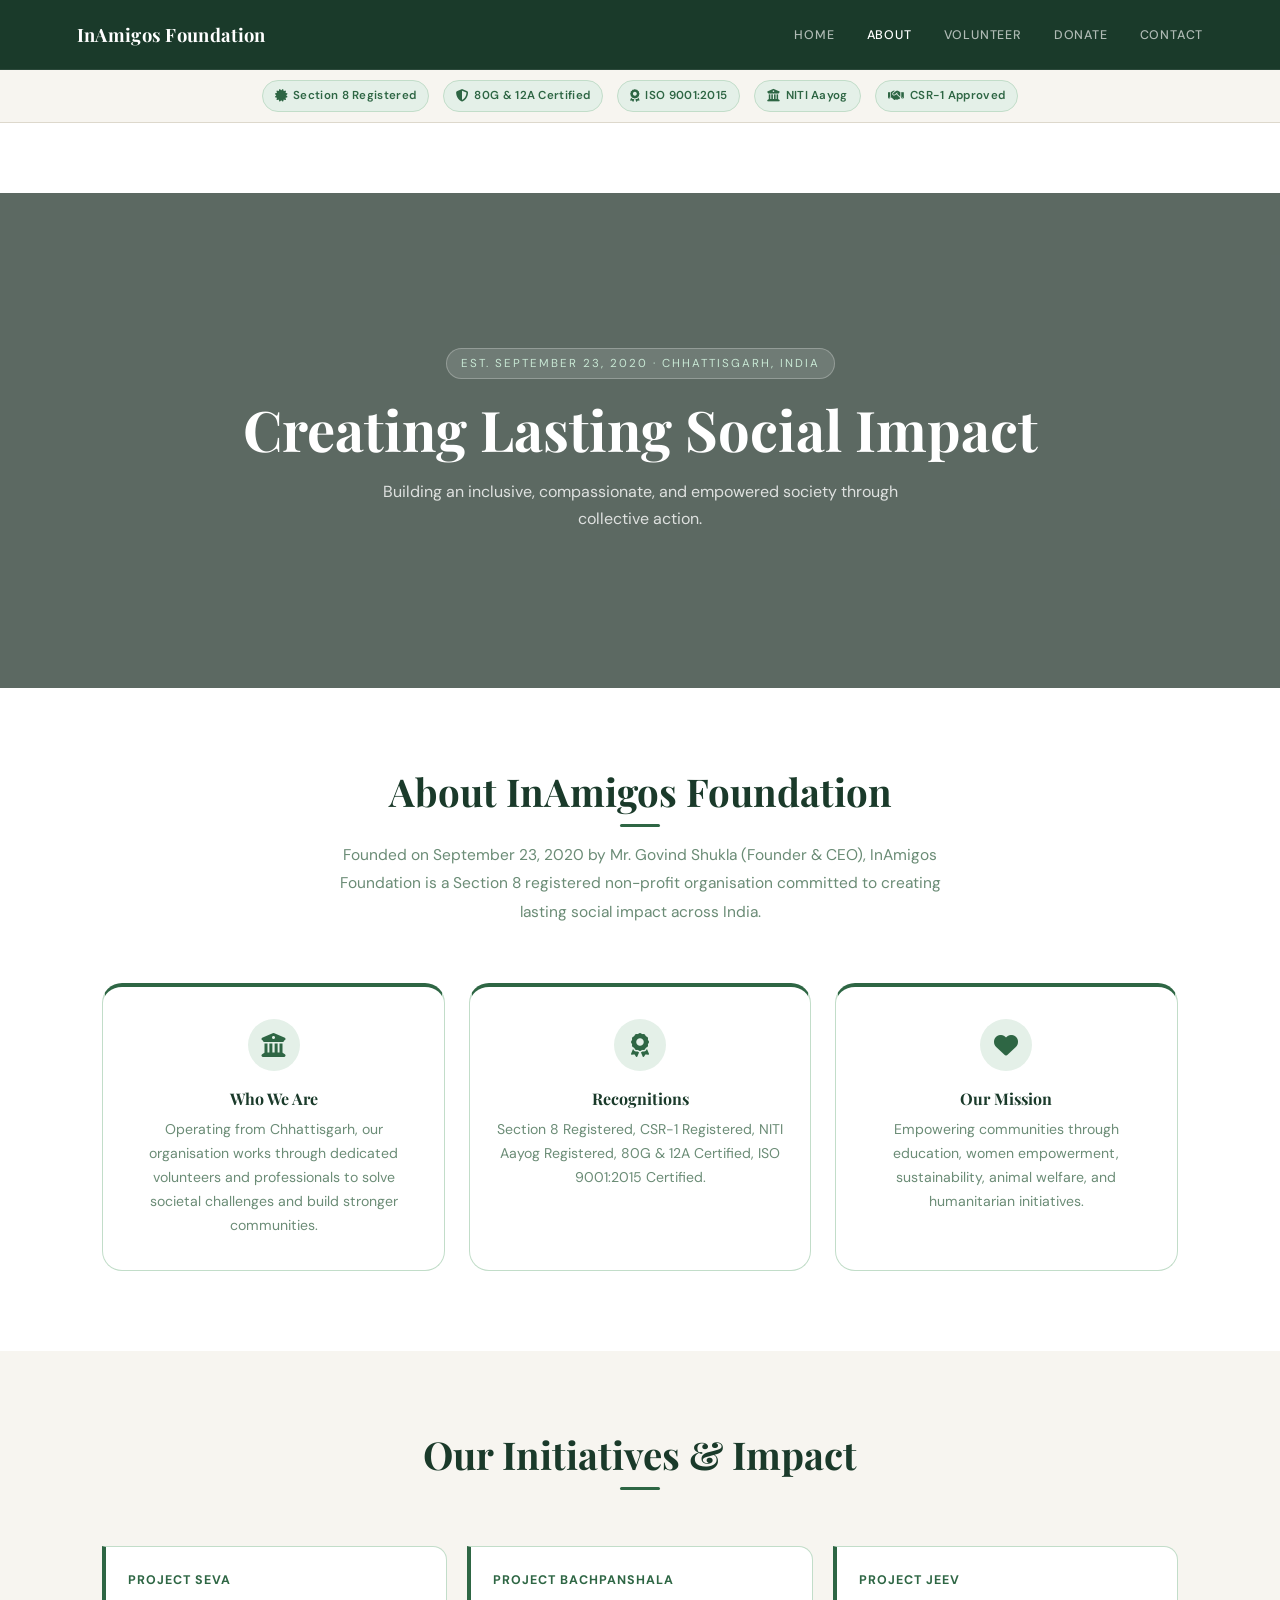
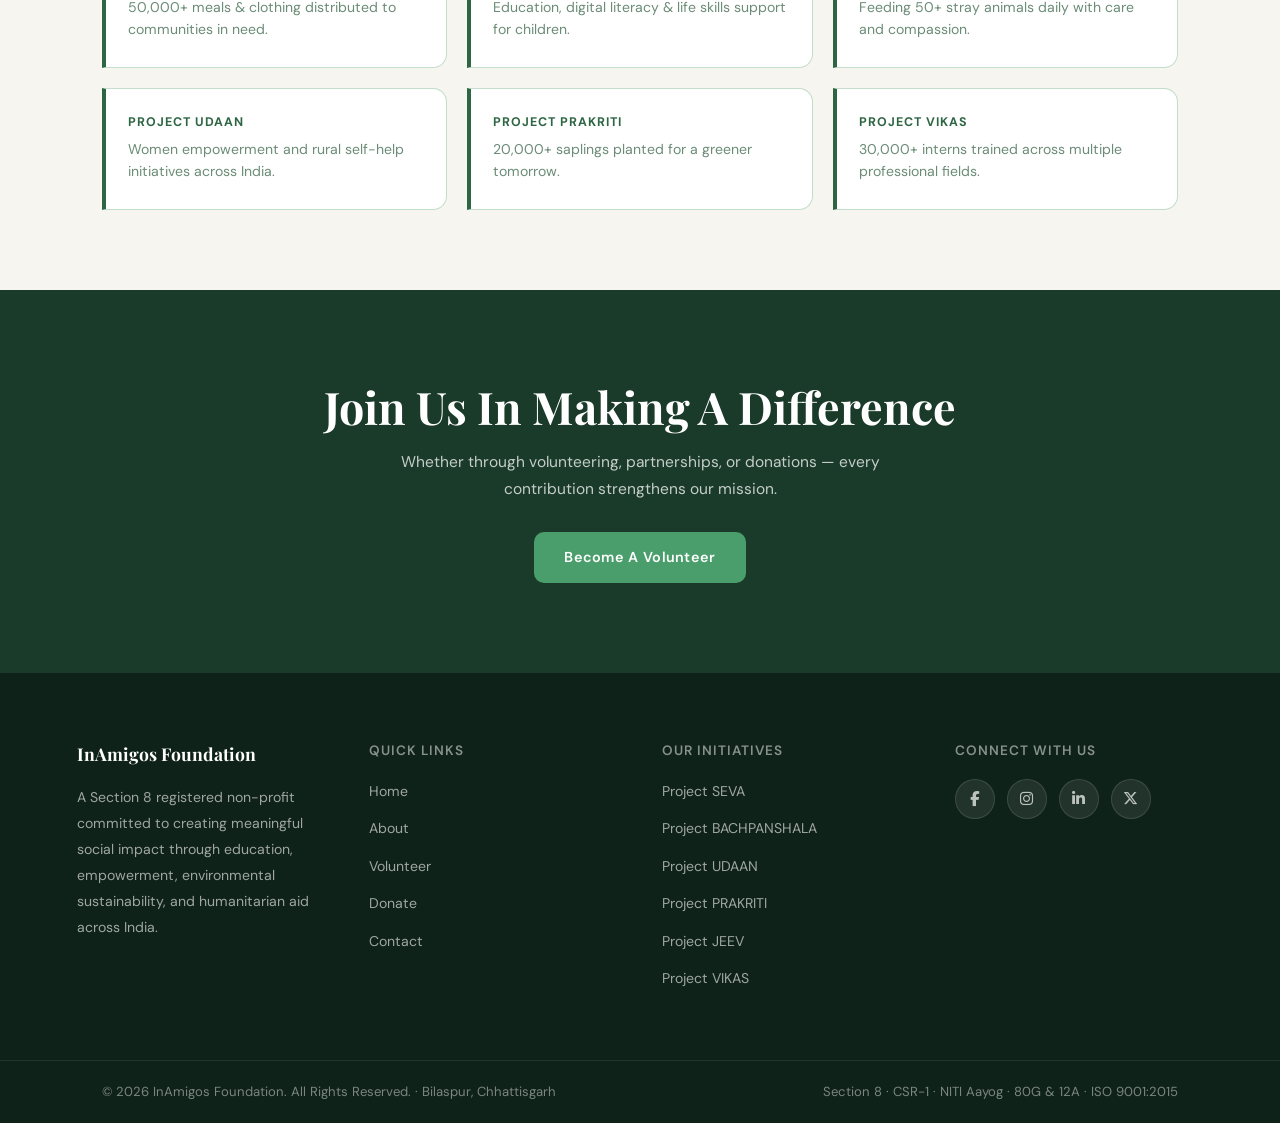
<file: about.html>
<!DOCTYPE html>
<html lang="en">
<head>
  <meta charset="UTF-8" />
  <meta name="viewport" content="width=device-width, initial-scale=1.0" />
  <title>About Us — InAmigos Foundation</title>
  <link rel="stylesheet" href="style.css" />
  <link rel="preconnect" href="https://fonts.googleapis.com">
  <link rel="preconnect" href="https://fonts.gstatic.com" crossorigin>
  <link href="https://fonts.googleapis.com/css2?family=Playfair+Display:wght@600;700;800&family=DM+Sans:wght@300;400;500;600&display=swap" rel="stylesheet">
  <link rel="stylesheet" href="https://cdnjs.cloudflare.com/ajax/libs/font-awesome/6.5.1/css/all.min.css" />
</head>
<body>

  <!-- NAVBAR -->
  <header class="navbar">
    <div class="logo">InAmigos Foundation</div>
    <nav>
      <ul class="nav-links">
        <li><a href="index.html">Home</a></li>
        <li><a href="about.html" class="active">About</a></li>
        <li><a href="volunteer.html">Volunteer</a></li>
        <li><a href="donate.html">Donate</a></li>
        <li><a href="contact.html">Contact</a></li>
      </ul>
    </nav>
    <div class="menu-btn"><i class="fa-solid fa-bars"></i></div>
  </header>

  <!-- TRUST STRIP -->
  <div class="trust-strip">
    <span class="trust-pill"><i class="fa-solid fa-certificate"></i> Section 8 Registered</span>
    <span class="trust-pill"><i class="fa-solid fa-shield-halved"></i> 80G & 12A Certified</span>
    <span class="trust-pill"><i class="fa-solid fa-award"></i> ISO 9001:2015</span>
    <span class="trust-pill"><i class="fa-solid fa-building-columns"></i> NITI Aayog</span>
    <span class="trust-pill"><i class="fa-solid fa-handshake"></i> CSR-1 Approved</span>
  </div>

  <!-- HERO -->
  <section class="about-hero">
    <div class="about-overlay"></div>
    <div class="about-hero-content">
      <div class="about-hero-badge">Est. September 23, 2020 · Chhattisgarh, India</div>
      <h1>Creating Lasting Social Impact</h1>
      <p>Building an inclusive, compassionate, and empowered society through collective action.</p>
    </div>
  </section>

  <!-- ABOUT MAIN -->
  <section class="about-main">
    <div class="section-header">
      <h2>About InAmigos Foundation</h2>
      <div class="section-divider"></div>
      <p>Founded on September 23, 2020 by Mr. Govind Shukla (Founder & CEO), InAmigos Foundation is a Section 8 registered non-profit organisation committed to creating lasting social impact across India.</p>
    </div>
    <div class="about-grid">
      <div class="about-card">
        <div class="icon-wrap"><i class="fa-solid fa-building-columns"></i></div>
        <h3>Who We Are</h3>
        <p>Operating from Chhattisgarh, our organisation works through dedicated volunteers and professionals to solve societal challenges and build stronger communities.</p>
      </div>
      <div class="about-card">
        <div class="icon-wrap"><i class="fa-solid fa-award"></i></div>
        <h3>Recognitions</h3>
        <p>Section 8 Registered, CSR-1 Registered, NITI Aayog Registered, 80G & 12A Certified, ISO 9001:2015 Certified.</p>
      </div>
      <div class="about-card">
        <div class="icon-wrap"><i class="fa-solid fa-heart"></i></div>
        <h3>Our Mission</h3>
        <p>Empowering communities through education, women empowerment, sustainability, animal welfare, and humanitarian initiatives.</p>
      </div>
    </div>
  </section>

  <!-- INITIATIVES -->
  <section class="initiatives">
    <div class="section-header">
      <h2>Our Initiatives & Impact</h2>
      <div class="section-divider"></div>
    </div>
    <div class="initiative-grid">
      <div class="initiative-box">
        <h3>Project SEVA</h3>
        <p>50,000+ meals & clothing distributed to communities in need.</p>
      </div>
      <div class="initiative-box">
        <h3>Project BACHPANSHALA</h3>
        <p>Education, digital literacy & life skills support for children.</p>
      </div>
      <div class="initiative-box">
        <h3>Project JEEV</h3>
        <p>Feeding 50+ stray animals daily with care and compassion.</p>
      </div>
      <div class="initiative-box">
        <h3>Project UDAAN</h3>
        <p>Women empowerment and rural self-help initiatives across India.</p>
      </div>
      <div class="initiative-box">
        <h3>Project PRAKRITI</h3>
        <p>20,000+ saplings planted for a greener tomorrow.</p>
      </div>
      <div class="initiative-box">
        <h3>Project VIKAS</h3>
        <p>30,000+ interns trained across multiple professional fields.</p>
      </div>
    </div>
  </section>

  <!-- CTA -->
  <section class="about-cta">
    <h2>Join Us In Making A Difference</h2>
    <p>Whether through volunteering, partnerships, or donations — every contribution strengthens our mission.</p>
    <a href="volunteer.html" class="btn primary-btn">Become A Volunteer</a>
  </section>

  <!-- FOOTER -->
  <footer class="footer">
    <div class="footer-container">
      <div class="footer-col">
        <h2>InAmigos Foundation</h2>
        <p>A Section 8 registered non-profit committed to creating meaningful social impact through education, empowerment, environmental sustainability, and humanitarian aid across India.</p>
      </div>
      <div class="footer-col">
        <h3>Quick Links</h3>
        <ul>
          <li><a href="index.html">Home</a></li>
          <li><a href="about.html">About</a></li>
          <li><a href="volunteer.html">Volunteer</a></li>
          <li><a href="donate.html">Donate</a></li>
          <li><a href="contact.html">Contact</a></li>
        </ul>
      </div>
      <div class="footer-col">
        <h3>Our Initiatives</h3>
        <ul>
          <li><a href="#">Project SEVA</a></li>
          <li><a href="#">Project BACHPANSHALA</a></li>
          <li><a href="#">Project UDAAN</a></li>
          <li><a href="#">Project PRAKRITI</a></li>
          <li><a href="#">Project JEEV</a></li>
          <li><a href="#">Project VIKAS</a></li>
        </ul>
      </div>
      <div class="footer-col">
        <h3>Connect With Us</h3>
        <div class="footer-socials">
          <a href="http://facebook.com/InAmigos/"><i class="fa-brands fa-facebook-f"></i></a>
          <a href="https://www.instagram.com/inamigos/?hl=en"><i class="fa-brands fa-instagram"></i></a>
          <a href="https://in.linkedin.com/company/inamigos-foundation"><i class="fa-brands fa-linkedin-in"></i></a>
          <a href="https://x.com/InamigosF"><i class="fa-brands fa-x-twitter"></i></a>
        </div>
      </div>
    </div>
    <div class="footer-bottom">
      <p>© 2026 InAmigos Foundation. All Rights Reserved. · Bilaspur, Chhattisgarh</p>
      <p>Section 8 · CSR-1 · NITI Aayog · 80G & 12A · ISO 9001:2015</p>
    </div>
  </footer>

</body>
</html>
</file>
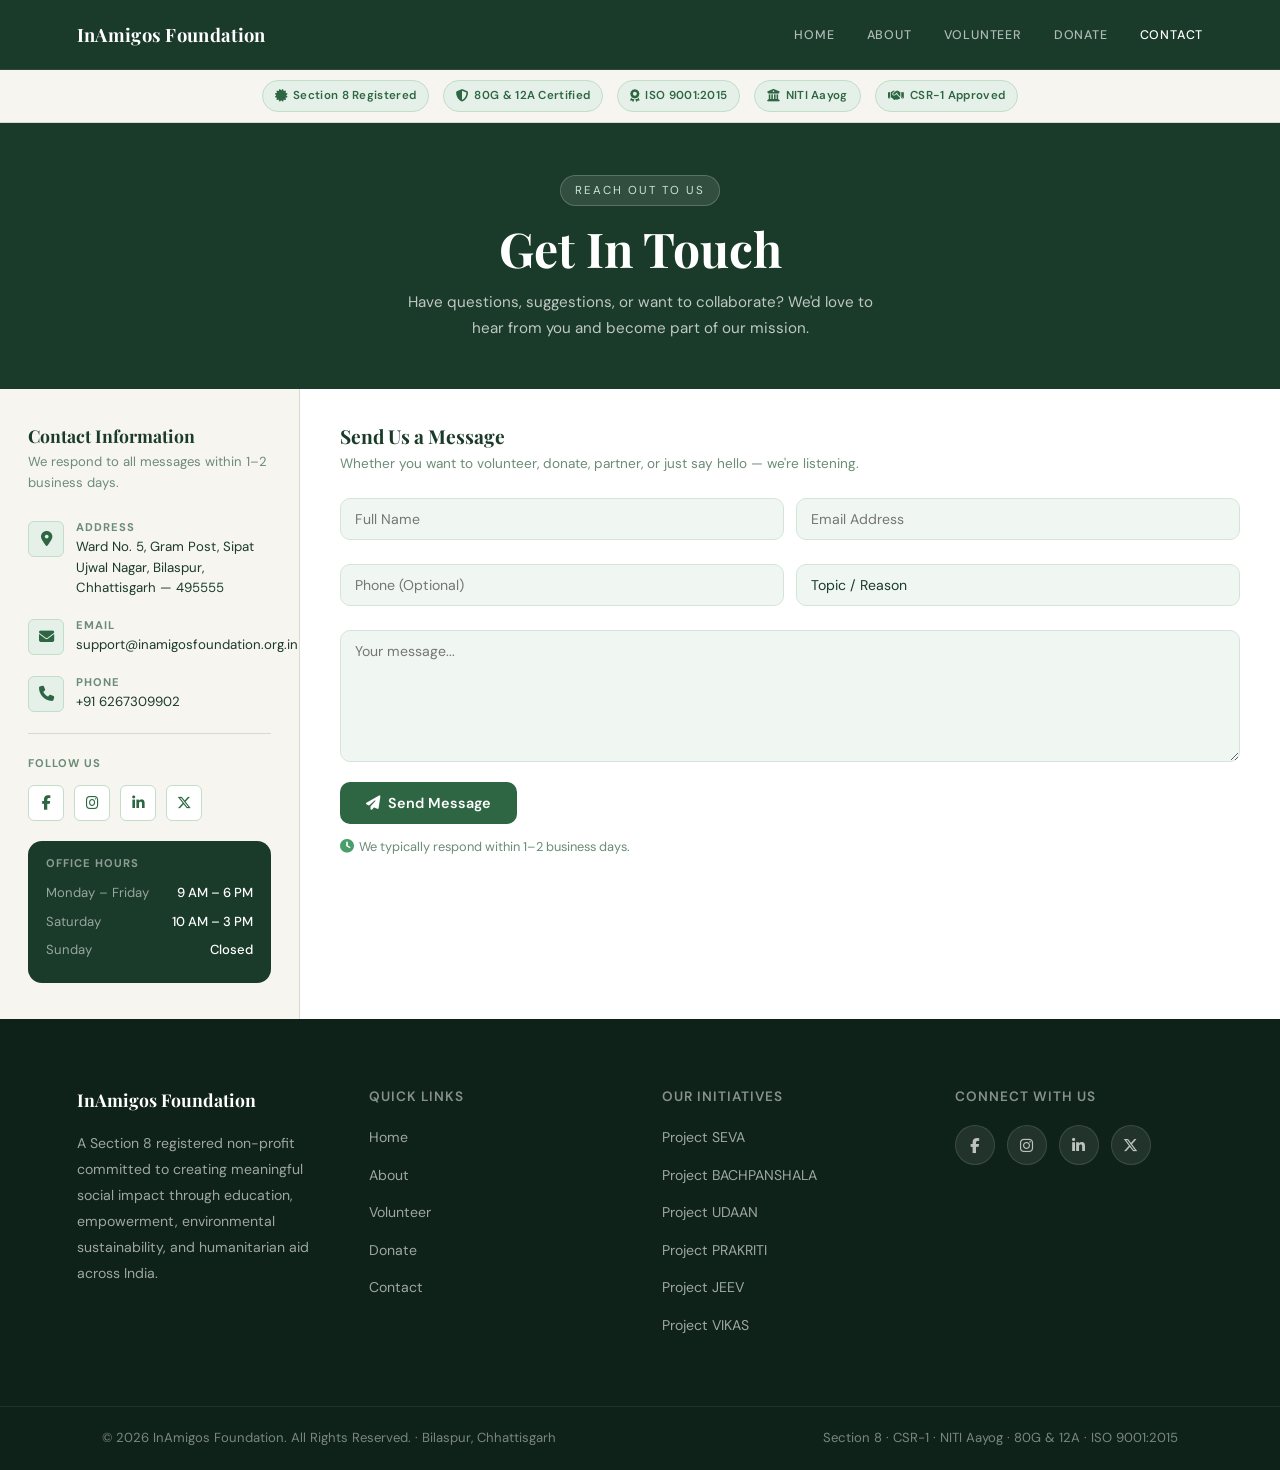
<file: contact.html>
<!DOCTYPE html>
<html lang="en">
<head>
  <meta charset="UTF-8" />
  <meta name="viewport" content="width=device-width, initial-scale=1.0" />
  <title>Contact Us — InAmigos Foundation</title>
  <link rel="stylesheet" href="style.css" />
  <link rel="preconnect" href="https://fonts.googleapis.com">
  <link rel="preconnect" href="https://fonts.gstatic.com" crossorigin>
  <link href="https://fonts.googleapis.com/css2?family=Playfair+Display:wght@600;700;800&family=DM+Sans:wght@300;400;500;600&display=swap" rel="stylesheet">
  <link rel="stylesheet" href="https://cdnjs.cloudflare.com/ajax/libs/font-awesome/6.5.1/css/all.min.css" />
</head>
<body>

  <!-- NAVBAR -->
  <header class="navbar">
    <div class="logo">InAmigos Foundation</div>
    <nav>
      <ul class="nav-links">
        <li><a href="index.html">Home</a></li>
        <li><a href="about.html">About</a></li>
        <li><a href="volunteer.html">Volunteer</a></li>
        <li><a href="donate.html">Donate</a></li>
        <li><a href="contact.html" class="active">Contact</a></li>
      </ul>
    </nav>
    <div class="menu-btn"><i class="fa-solid fa-bars"></i></div>
  </header>

  <!-- TRUST STRIP -->
  <div class="trust-strip">
    <span class="trust-pill"><i class="fa-solid fa-certificate"></i> Section 8 Registered</span>
    <span class="trust-pill"><i class="fa-solid fa-shield-halved"></i> 80G & 12A Certified</span>
    <span class="trust-pill"><i class="fa-solid fa-award"></i> ISO 9001:2015</span>
    <span class="trust-pill"><i class="fa-solid fa-building-columns"></i> NITI Aayog</span>
    <span class="trust-pill"><i class="fa-solid fa-handshake"></i> CSR-1 Approved</span>
  </div>

  <!-- CONTACT PAGE HERO -->
  <div class="contact-page">
    <div class="contact-page-hero">
      <div class="page-eyebrow">Reach Out To Us</div>
      <h1>Get In Touch</h1>
      <p>Have questions, suggestions, or want to collaborate? We'd love to hear from you and become part of our mission.</p>
    </div>

    <!-- MAIN LAYOUT -->
    <div class="contact-page-main">

      <!-- LEFT — Info -->
      <div class="contact-info-col">
        <h2>Contact Information</h2>
        <div class="contact-info-sub">We respond to all messages within 1–2 business days.</div>

        <div class="contact-detail">
          <div class="det-icon"><i class="fa-solid fa-location-dot"></i></div>
          <div>
            <h4>Address</h4>
            <p>Ward No. 5, Gram Post, Sipat Ujwal Nagar, Bilaspur, Chhattisgarh — 495555</p>
          </div>
        </div>

        <div class="contact-detail">
          <div class="det-icon"><i class="fa-solid fa-envelope"></i></div>
          <div>
            <h4>Email</h4>
            <p>support@inamigosfoundation.org.in</p>
          </div>
        </div>

        <div class="contact-detail">
          <div class="det-icon"><i class="fa-solid fa-phone"></i></div>
          <div>
            <h4>Phone</h4>
            <p>+91 6267309902</p>
          </div>
        </div>

        <hr class="contact-sep" />

        <div class="socials-label">Follow Us</div>
        <div class="social-icons">
          <a href="http://facebook.com/InAmigos/"><i class="fa-brands fa-facebook-f"></i></a>
          <a href="https://www.instagram.com/inamigos/?hl=en"><i class="fa-brands fa-instagram"></i></a>
          <a href="https://in.linkedin.com/company/inamigos-foundation"><i class="fa-brands fa-linkedin-in"></i></a>
          <a href="https://x.com/InamigosF"><i class="fa-brands fa-x-twitter"></i></a>
        </div>

        <div class="office-hours">
          <h4>Office Hours</h4>
          <div class="hours-row">
            <span>Monday – Friday</span>
            <span>9 AM – 6 PM</span>
          </div>
          <div class="hours-row">
            <span>Saturday</span>
            <span>10 AM – 3 PM</span>
          </div>
          <div class="hours-row">
            <span>Sunday</span>
            <span>Closed</span>
          </div>
        </div>
      </div>

      <!-- RIGHT — Form -->
      <div class="contact-form-col">
        <h2>Send Us a Message</h2>
        <div class="contact-form-sub">Whether you want to volunteer, donate, partner, or just say hello — we're listening.</div>

        <form>
          <div class="form-row">
            <input type="text" placeholder="Full Name" required>
            <input type="email" placeholder="Email Address" required>
          </div>
          <div class="form-row">
            <input type="tel" placeholder="Phone (Optional)">
            <select>
              <option value="">Topic / Reason</option>
              <option>Volunteer Enquiry</option>
              <option>Donation / CSR</option>
              <option>Partnership</option>
              <option>Media & Press</option>
              <option>General Inquiry</option>
            </select>
          </div>
          <textarea rows="6" placeholder="Your message..." required></textarea>
          <button type="submit">
            <i class="fa-solid fa-paper-plane"></i> Send Message
          </button>
        </form>

        <div class="respond-note">
          <i class="fa-solid fa-clock"></i>
          We typically respond within 1–2 business days.
        </div>
      </div>

    </div>
  </div>

  <!-- FOOTER -->
  <footer class="footer">
    <div class="footer-container">
      <div class="footer-col">
        <h2>InAmigos Foundation</h2>
        <p>A Section 8 registered non-profit committed to creating meaningful social impact through education, empowerment, environmental sustainability, and humanitarian aid across India.</p>
      </div>
      <div class="footer-col">
        <h3>Quick Links</h3>
        <ul>
          <li><a href="index.html">Home</a></li>
          <li><a href="about.html">About</a></li>
          <li><a href="volunteer.html">Volunteer</a></li>
          <li><a href="donate.html">Donate</a></li>
          <li><a href="contact.html">Contact</a></li>
        </ul>
      </div>
      <div class="footer-col">
        <h3>Our Initiatives</h3>
        <ul>
          <li><a href="#">Project SEVA</a></li>
          <li><a href="#">Project BACHPANSHALA</a></li>
          <li><a href="#">Project UDAAN</a></li>
          <li><a href="#">Project PRAKRITI</a></li>
          <li><a href="#">Project JEEV</a></li>
          <li><a href="#">Project VIKAS</a></li>
        </ul>
      </div>
      <div class="footer-col">
        <h3>Connect With Us</h3>
        <div class="footer-socials">
          <a href="http://facebook.com/InAmigos/"><i class="fa-brands fa-facebook-f"></i></a>
          <a href="https://www.instagram.com/inamigos/?hl=en"><i class="fa-brands fa-instagram"></i></a>
          <a href="https://in.linkedin.com/company/inamigos-foundation"><i class="fa-brands fa-linkedin-in"></i></a>
          <a href="https://x.com/InamigosF"><i class="fa-brands fa-x-twitter"></i></a>
        </div>
      </div>
    </div>
    <div class="footer-bottom">
      <p>© 2026 InAmigos Foundation. All Rights Reserved. · Bilaspur, Chhattisgarh</p>
      <p>Section 8 · CSR-1 · NITI Aayog · 80G & 12A · ISO 9001:2015</p>
    </div>
  </footer>

</body>
</html>
</file>
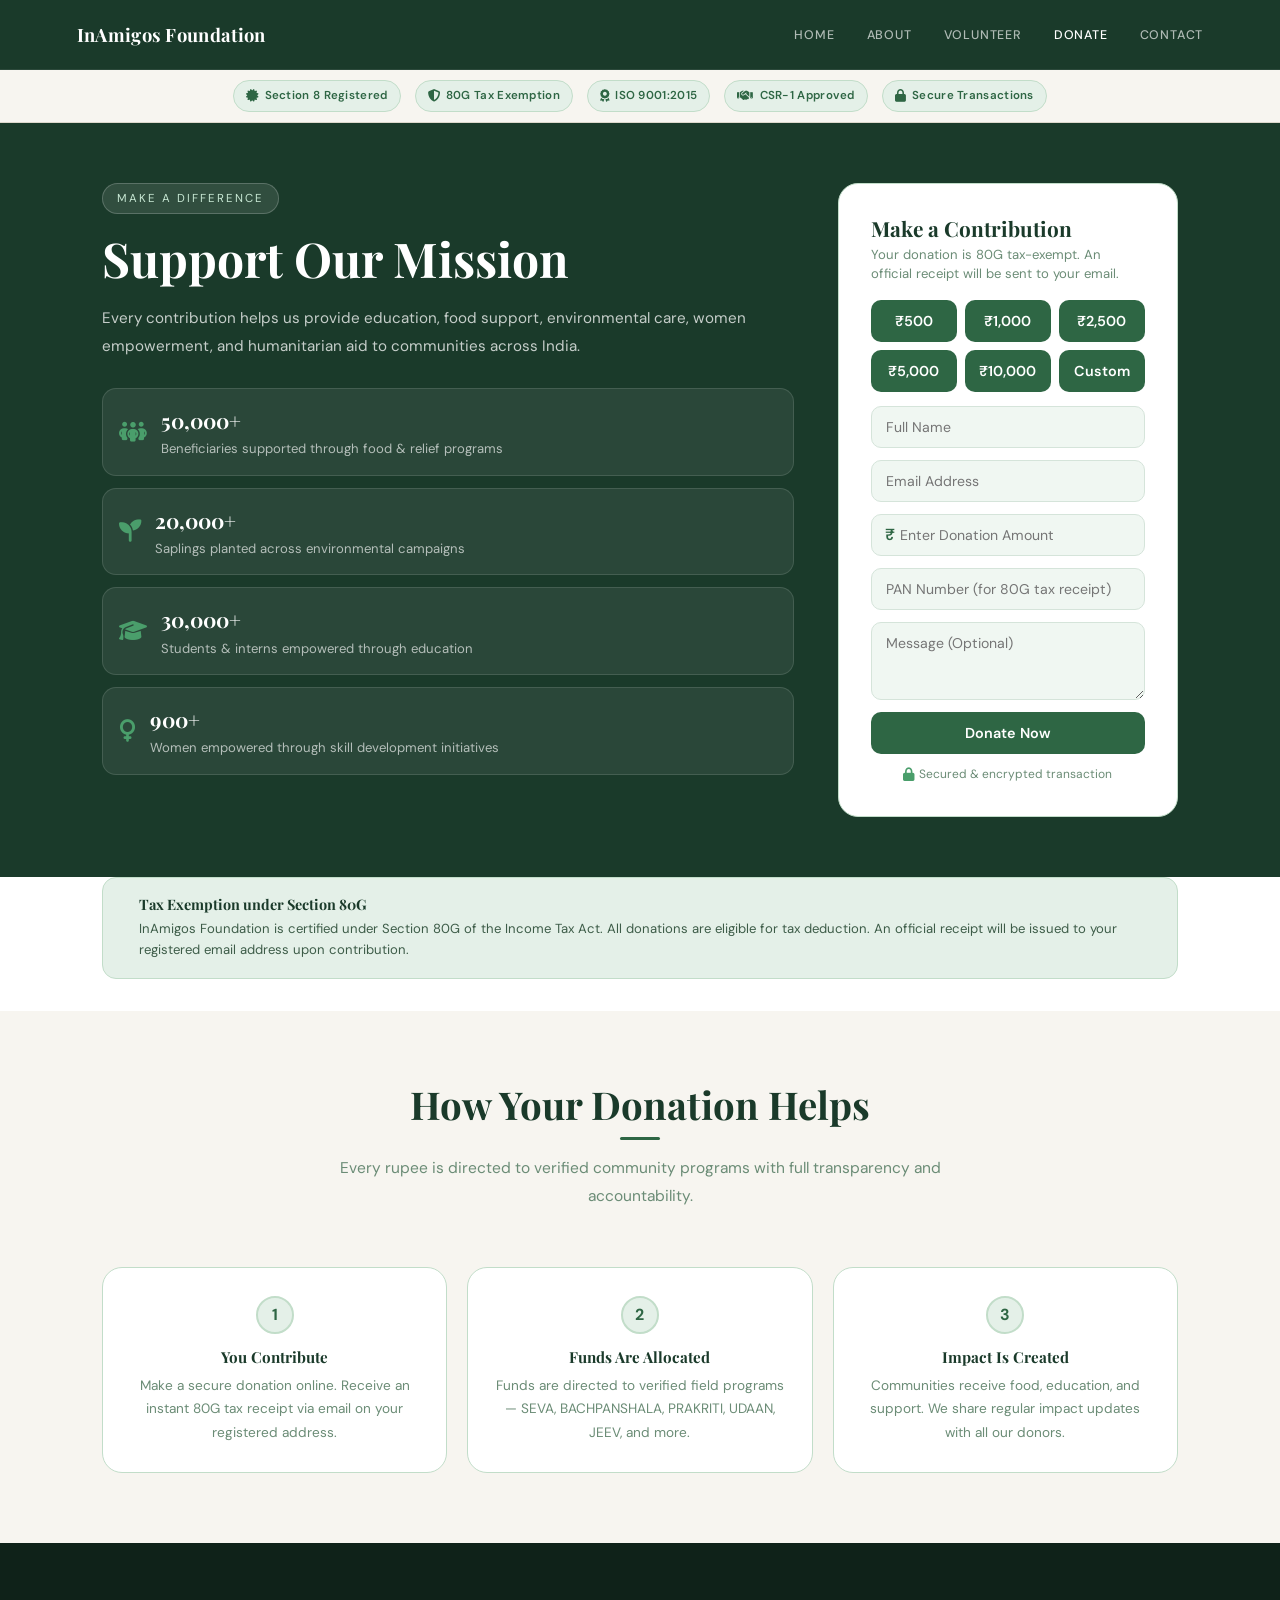
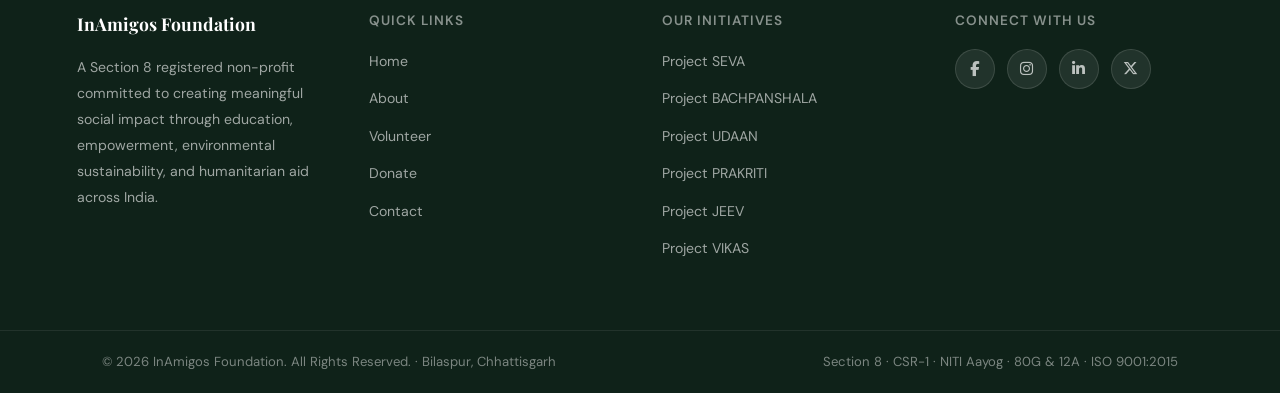
<file: donate.html>
<!DOCTYPE html>
<html lang="en">
<head>
  <meta charset="UTF-8" />
  <meta name="viewport" content="width=device-width, initial-scale=1.0" />
  <title>Donate — InAmigos Foundation</title>
  <link rel="stylesheet" href="style.css" />
  <link rel="preconnect" href="https://fonts.googleapis.com">
  <link rel="preconnect" href="https://fonts.gstatic.com" crossorigin>
  <link href="https://fonts.googleapis.com/css2?family=Playfair+Display:wght@600;700;800&family=DM+Sans:wght@300;400;500;600&display=swap" rel="stylesheet">
  <link rel="stylesheet" href="https://cdnjs.cloudflare.com/ajax/libs/font-awesome/6.5.1/css/all.min.css" />
</head>
<body>

  <!-- NAVBAR -->
  <header class="navbar">
    <div class="logo">InAmigos Foundation</div>
    <nav>
      <ul class="nav-links">
        <li><a href="index.html">Home</a></li>
        <li><a href="about.html">About</a></li>
        <li><a href="volunteer.html">Volunteer</a></li>
        <li><a href="donate.html" class="active">Donate</a></li>
        <li><a href="contact.html">Contact</a></li>
      </ul>
    </nav>
    <div class="menu-btn"><i class="fa-solid fa-bars"></i></div>
  </header>

  <!-- TRUST STRIP -->
  <div class="trust-strip">
    <span class="trust-pill"><i class="fa-solid fa-certificate"></i> Section 8 Registered</span>
    <span class="trust-pill"><i class="fa-solid fa-shield-halved"></i> 80G Tax Exemption</span>
    <span class="trust-pill"><i class="fa-solid fa-award"></i> ISO 9001:2015</span>
    <span class="trust-pill"><i class="fa-solid fa-handshake"></i> CSR-1 Approved</span>
    <span class="trust-pill"><i class="fa-solid fa-lock"></i> Secure Transactions</span>
  </div>

  <!-- DONATE HERO + FORM -->
  <div class="donate-hero">
    <div class="donate-left">
      <div class="page-eyebrow">Make a Difference</div>
      <h1>Support Our Mission</h1>
      <p>Every contribution helps us provide education, food support, environmental care, women empowerment, and humanitarian aid to communities across India.</p>
      <div class="donate-impact-list">
        <div class="donate-impact-item">
          <i class="fa-solid fa-people-group"></i>
          <div>
            <div class="stat-num">50,000+</div>
            <div class="stat-lbl">Beneficiaries supported through food & relief programs</div>
          </div>
        </div>
        <div class="donate-impact-item">
          <i class="fa-solid fa-seedling"></i>
          <div>
            <div class="stat-num">20,000+</div>
            <div class="stat-lbl">Saplings planted across environmental campaigns</div>
          </div>
        </div>
        <div class="donate-impact-item">
          <i class="fa-solid fa-graduation-cap"></i>
          <div>
            <div class="stat-num">30,000+</div>
            <div class="stat-lbl">Students & interns empowered through education</div>
          </div>
        </div>
        <div class="donate-impact-item">
          <i class="fa-solid fa-venus"></i>
          <div>
            <div class="stat-num">900+</div>
            <div class="stat-lbl">Women empowered through skill development initiatives</div>
          </div>
        </div>
      </div>
    </div>

    <div class="donate-form">
      <h2>Make a Contribution</h2>
      <div class="form-sub">Your donation is 80G tax-exempt. An official receipt will be sent to your email.</div>
      <div class="amount-grid">
        <button type="button" class="amt-btn">₹500</button>
        <button type="button" class="amt-btn active">₹1,000</button>
        <button type="button" class="amt-btn">₹2,500</button>
        <button type="button" class="amt-btn">₹5,000</button>
        <button type="button" class="amt-btn">₹10,000</button>
        <button type="button" class="amt-btn">Custom</button>
      </div>
      <form>
        <input type="text" placeholder="Full Name" required>
        <input type="email" placeholder="Email Address" required>
        <div class="amount-field">
          <span>₹</span>
          <input type="number" placeholder="Enter Donation Amount" min="1" required>
        </div>
        <input type="text" placeholder="PAN Number (for 80G tax receipt)">
        <textarea rows="3" placeholder="Message (Optional)"></textarea>
        <button type="submit">Donate Now</button>
      </form>
      <div class="secure-note">
        <i class="fa-solid fa-lock"></i> Secured & encrypted transaction
      </div>
    </div>
  </div>

  <!-- 80G NOTICE -->
  <div class="tax-notice">
    <i class="fa-solid fa-file-certificate"></i>
    <div>
      <h4>Tax Exemption under Section 80G</h4>
      <p>InAmigos Foundation is certified under Section 80G of the Income Tax Act. All donations are eligible for tax deduction. An official receipt will be issued to your registered email address upon contribution.</p>
    </div>
  </div>

  <!-- HOW YOUR DONATION HELPS -->
  <section class="donate-how">
    <div class="section-header">
      <h2>How Your Donation Helps</h2>
      <div class="section-divider"></div>
      <p>Every rupee is directed to verified community programs with full transparency and accountability.</p>
    </div>
    <div class="how-steps">
      <div class="how-step">
        <div class="step-num">1</div>
        <h3>You Contribute</h3>
        <p>Make a secure donation online. Receive an instant 80G tax receipt via email on your registered address.</p>
      </div>
      <div class="how-step">
        <div class="step-num">2</div>
        <h3>Funds Are Allocated</h3>
        <p>Funds are directed to verified field programs — SEVA, BACHPANSHALA, PRAKRITI, UDAAN, JEEV, and more.</p>
      </div>
      <div class="how-step">
        <div class="step-num">3</div>
        <h3>Impact Is Created</h3>
        <p>Communities receive food, education, and support. We share regular impact updates with all our donors.</p>
      </div>
    </div>
  </section>

  <!-- FOOTER -->
  <footer class="footer">
    <div class="footer-container">
      <div class="footer-col">
        <h2>InAmigos Foundation</h2>
        <p>A Section 8 registered non-profit committed to creating meaningful social impact through education, empowerment, environmental sustainability, and humanitarian aid across India.</p>
      </div>
      <div class="footer-col">
        <h3>Quick Links</h3>
        <ul>
          <li><a href="index.html">Home</a></li>
          <li><a href="about.html">About</a></li>
          <li><a href="volunteer.html">Volunteer</a></li>
          <li><a href="donate.html">Donate</a></li>
          <li><a href="contact.html">Contact</a></li>
        </ul>
      </div>
      <div class="footer-col">
        <h3>Our Initiatives</h3>
        <ul>
          <li><a href="#">Project SEVA</a></li>
          <li><a href="#">Project BACHPANSHALA</a></li>
          <li><a href="#">Project UDAAN</a></li>
          <li><a href="#">Project PRAKRITI</a></li>
          <li><a href="#">Project JEEV</a></li>
          <li><a href="#">Project VIKAS</a></li>
        </ul>
      </div>
      <div class="footer-col">
        <h3>Connect With Us</h3>
        <div class="footer-socials">
          <a href="http://facebook.com/InAmigos/"><i class="fa-brands fa-facebook-f"></i></a>
          <a href="https://www.instagram.com/inamigos/?hl=en"><i class="fa-brands fa-instagram"></i></a>
          <a href="https://in.linkedin.com/company/inamigos-foundation"><i class="fa-brands fa-linkedin-in"></i></a>
          <a href="https://x.com/InamigosF"><i class="fa-brands fa-x-twitter"></i></a>
        </div>
      </div>
    </div>
    <div class="footer-bottom">
      <p>© 2026 InAmigos Foundation. All Rights Reserved. · Bilaspur, Chhattisgarh</p>
      <p>Section 8 · CSR-1 · NITI Aayog · 80G & 12A · ISO 9001:2015</p>
    </div>
  </footer>

  <script>
    // Quick-select amount buttons
    document.querySelectorAll('.amt-btn').forEach(btn => {
      btn.addEventListener('click', () => {
        document.querySelectorAll('.amt-btn').forEach(b => b.classList.remove('active'));
        btn.classList.add('active');
        const amtInput = document.querySelector('.amount-field input');
        if (btn.textContent !== 'Custom') {
          amtInput.value = btn.textContent.replace('₹', '').replace(',', '');
        } else {
          amtInput.value = '';
          amtInput.focus();
        }
      });
    });
  </script>

</body>
</html>
</file>
<file: style.css>
/* ============================================================
   InAmigos Foundation — Unified Stylesheet
   Fonts: Playfair Display (headings) + DM Sans (body)
   Theme: Forest Green #1a3a2a / #2e6644 / #4a9e6b
   ============================================================ */

@import url('https://fonts.googleapis.com/css2?family=Playfair+Display:wght@600;700;800&family=DM+Sans:ital,wght@0,300;0,400;0,500;0,600;1,400&display=swap');

* {
  margin: 0;
  padding: 0;
  box-sizing: border-box;
}

:root {
  --green-darkest:  #0f2219;
  --green-dark:     #1a3a2a;
  --green-mid:      #2e6644;
  --green-accent:   #4a9e6b;
  --green-light:    #e4f0e8;
  --green-pale:     #f0f7f2;
  --green-border:   #c2ddc9;

  --cream:          #f7f5f0;
  --cream-border:   #ddd8cc;
  --white:          #ffffff;

  --text-dark:      #1a3a2a;
  --text-mid:       #3d5c48;
  --text-muted:     #6b8c76;
  --text-light:     #a0bda8;

  --shadow-sm:  0 2px 8px rgba(26, 58, 42, 0.07);
  --shadow-md:  0 8px 28px rgba(26, 58, 42, 0.10);
  --shadow-lg:  0 20px 60px rgba(26, 58, 42, 0.13);

  --radius-sm:  6px;
  --radius-md:  10px;
  --radius-lg:  14px;
  --radius-xl:  20px;
}

html { scroll-behavior: smooth; }

body {
  font-family: 'DM Sans', sans-serif;
  background: var(--white);
  color: var(--text-dark);
  line-height: 1.7;
  font-size: 15px;
}

/* ============================================================
   TYPOGRAPHY
   ============================================================ */

h1, h2, h3, h4 {
  font-family: 'Playfair Display', serif;
  color: var(--text-dark);
  line-height: 1.2;
}

/* ============================================================
   NAVBAR
   ============================================================ */

.navbar {
  width: 100%;
  padding: 0 6%;
  height: 70px;
  display: flex;
  justify-content: space-between;
  align-items: center;
  position: fixed;
  top: 0;
  left: 0;
  background: var(--green-dark);
  z-index: 1000;
  border-bottom: 1px solid rgba(255,255,255,0.08);
}

.logo {
  font-family: 'Playfair Display', serif;
  font-size: 1.15rem;
  font-weight: 700;
  color: var(--white);
  letter-spacing: 0.3px;
}

.nav-links {
  display: flex;
  list-style: none;
  gap: 32px;
}

.nav-links a {
  text-decoration: none;
  color: rgba(255,255,255,0.65);
  font-size: 0.78rem;
  font-weight: 500;
  letter-spacing: 0.8px;
  text-transform: uppercase;
  transition: color 0.25s;
}

.nav-links a:hover,
.nav-links a.active {
  color: var(--white);
}

.menu-btn {
  display: none;
  font-size: 1.4rem;
  cursor: pointer;
  color: var(--white);
}

/* ============================================================
   TRUST BADGE STRIP
   ============================================================ */

.trust-strip {
  background: var(--cream);
  border-bottom: 1px solid var(--cream-border);
  display: flex;
  align-items: center;
  justify-content: center;
  gap: 14px;
  padding: 10px 6%;
  flex-wrap: wrap;
  margin-top: 70px;
}

.trust-pill {
  display: flex;
  align-items: center;
  gap: 6px;
  font-size: 0.72rem;
  color: var(--green-mid);
  font-weight: 600;
  background: var(--green-light);
  padding: 5px 12px;
  border-radius: 20px;
  border: 1px solid var(--green-border);
  letter-spacing: 0.3px;
}

.trust-pill i {
  font-size: 0.78rem;
}

/* ============================================================
   BUTTONS
   ============================================================ */

.btn {
  display: inline-block;
  padding: 13px 30px;
  border-radius: var(--radius-md);
  text-decoration: none;
  font-weight: 600;
  font-size: 0.9rem;
  transition: all 0.3s ease;
  letter-spacing: 0.3px;
  cursor: pointer;
  border: none;
  font-family: 'DM Sans', sans-serif;
}

.primary-btn {
  background: var(--green-mid);
  color: var(--white);
}

.primary-btn:hover {
  background: var(--green-dark);
  transform: translateY(-2px);
  box-shadow: 0 10px 28px rgba(26,58,42,0.25);
}

.secondary-btn {
  background: transparent;
  border: 2px solid rgba(255,255,255,0.8);
  color: var(--white);
}

.secondary-btn:hover {
  background: var(--white);
  color: var(--green-dark);
}

/* ============================================================
   SECTION SHARED
   ============================================================ */

.section-header {
  text-align: center;
  margin-bottom: 56px;
}

.section-header h2 {
  font-size: clamp(1.7rem, 3vw, 2.4rem);
  margin-bottom: 10px;
}

.section-header p {
  max-width: 640px;
  margin: 0 auto;
  color: var(--text-muted);
  font-size: 0.97rem;
  line-height: 1.85;
}

.section-divider {
  width: 40px;
  height: 3px;
  background: var(--green-mid);
  border-radius: 2px;
  margin: 10px auto 14px;
}

/* ============================================================
   HERO SLIDER  (index.html)
   ============================================================ */

.hero-slider {
  position: relative;
  width: 100%;
  height: 100vh;
  min-height: 600px;
  overflow: hidden;
  margin-top: 70px;
}

.slide {
  position: absolute;
  inset: 0;
  opacity: 0;
  transition: opacity 0.9s ease-in-out;
}

.slide.active { opacity: 1; }

.slide img {
  width: 100%;
  height: 100%;
  object-fit: cover;
}

.hero-overlay {
  position: absolute;
  inset: 0;
  background: linear-gradient(to right, rgba(15,34,25,0.92), rgba(15,34,25,0.55), rgba(15,34,25,0.15));
  z-index: 2;
}

.hero-content {
  position: absolute;
  top: 50%;
  left: 8%;
  transform: translateY(-50%);
  z-index: 3;
  max-width: 680px;
  color: var(--white);
}

.hero-eyebrow {
  display: inline-block;
  background: rgba(255,255,255,0.1);
  border: 1px solid rgba(255,255,255,0.2);
  color: #c8e8d4;
  font-size: 0.72rem;
  letter-spacing: 2px;
  text-transform: uppercase;
  padding: 5px 14px;
  border-radius: 20px;
  margin-bottom: 18px;
}

.hero-content h1 {
  font-size: clamp(2.4rem, 5vw, 4rem);
  font-weight: 800;
  line-height: 1.1;
  margin-bottom: 20px;
  color: var(--white);
}

.hero-content p {
  font-size: clamp(0.95rem, 1.4vw, 1.1rem);
  line-height: 1.85;
  margin-bottom: 36px;
  color: rgba(255,255,255,0.85);
  max-width: 540px;
}

.hero-buttons {
  display: flex;
  gap: 16px;
  flex-wrap: wrap;
}

.hero-buttons .primary-btn {
  background: var(--green-accent);
  font-size: 0.95rem;
  padding: 14px 36px;
  animation: pulse-green 2.5s infinite;
}

.hero-buttons .primary-btn:hover {
  background: var(--green-mid);
  animation: none;
}

@keyframes pulse-green {
  0%   { box-shadow: 0 0 0 0   rgba(74,158,107,0.55); }
  70%  { box-shadow: 0 0 0 14px rgba(74,158,107,0);   }
  100% { box-shadow: 0 0 0 0   rgba(74,158,107,0);    }
}

.hero-outline {
  padding: 13px 34px;
  border: 2px solid rgba(255,255,255,0.8);
  border-radius: var(--radius-md);
  color: var(--white);
  font-size: 0.95rem;
  font-weight: 600;
  backdrop-filter: blur(4px);
  background: rgba(255,255,255,0.07);
  text-decoration: none;
  transition: all 0.3s ease;
}

.hero-outline:hover {
  background: var(--white);
  color: var(--green-dark);
}

/* ============================================================
   IMPACT INTRO  (index.html)
   ============================================================ */

.impact-intro {
  padding: 90px 8%;
  background: var(--white);
}

.impact-header {
  max-width: 760px;
  margin: 0 auto 60px;
  text-align: center;
}

.impact-line {
  width: 44px;
  height: 4px;
  background: var(--green-mid);
  border-radius: 2px;
  margin: 0 auto 24px;
}

.impact-header h2 {
  font-size: clamp(1.7rem, 3vw, 2.6rem);
  font-weight: 800;
  margin-bottom: 18px;
}

.impact-header p {
  color: var(--text-muted);
  font-size: 1rem;
  line-height: 1.9;
}

.impact-grid {
  display: grid;
  grid-template-columns: repeat(4, 1fr);
  gap: 24px;
}

.impact-card {
  background: var(--green-dark);
  border-radius: var(--radius-xl);
  padding: 36px 26px;
  text-align: center;
  position: relative;
  overflow: hidden;
  transition: transform 0.3s ease, box-shadow 0.3s ease;
  border-top: 4px solid var(--green-accent);
}

.impact-card::after {
  content: '';
  position: absolute;
  bottom: -30px; right: -30px;
  width: 110px; height: 110px;
  border-radius: 50%;
  background: rgba(74,158,107,0.1);
}

.impact-card:hover {
  transform: translateY(-7px);
  box-shadow: var(--shadow-lg);
}

.impact-icon {
  width: 62px;
  height: 62px;
  background: rgba(74,158,107,0.15);
  border-radius: 14px;
  display: flex;
  align-items: center;
  justify-content: center;
  margin: 0 auto 20px;
}

.impact-icon i {
  font-size: 1.6rem;
  color: var(--green-accent);
}

.impact-card h3 {
  font-size: 2.2rem;
  font-weight: 800;
  color: var(--white);
  margin-bottom: 8px;
  letter-spacing: -0.5px;
}

.impact-card p {
  font-size: 0.88rem;
  color: rgba(255,255,255,0.6);
  line-height: 1.7;
}

/* ============================================================
   ABOUT SECTION  (index.html)
   ============================================================ */

.about {
  padding: 100px 8%;
  background: var(--cream);
}

.about-container {
  display: flex;
  align-items: center;
  gap: 60px;
}

.about-image {
  flex: 1;
  position: relative;
}

.about-image::before {
  content: '';
  position: absolute;
  top: 20px; left: 20px;
  right: -20px; bottom: -20px;
  background: var(--green-mid);
  border-radius: var(--radius-xl);
  opacity: 0.12;
  z-index: 0;
}

.about-image img {
  width: 100%;
  border-radius: var(--radius-xl);
  box-shadow: var(--shadow-lg);
  position: relative;
  z-index: 1;
}

.about-content { flex: 1; }

.about-eyebrow {
  display: inline-block;
  background: var(--green-light);
  color: var(--green-mid);
  font-size: 0.72rem;
  font-weight: 700;
  letter-spacing: 2px;
  text-transform: uppercase;
  padding: 6px 16px;
  border-radius: 20px;
  margin-bottom: 18px;
}

.about-content h3 {
  font-size: clamp(1.4rem, 2.5vw, 2rem);
  font-weight: 800;
  margin-bottom: 20px;
}

.about-content .lead-para {
  border-left: 3px solid var(--green-mid);
  padding-left: 18px;
  color: var(--text-dark);
  font-weight: 500;
  line-height: 1.85;
  margin-bottom: 16px;
}

.about-content p {
  color: var(--text-muted);
  line-height: 1.9;
  margin-bottom: 18px;
}

.certifications {
  display: grid;
  grid-template-columns: repeat(2, 1fr);
  gap: 14px;
  margin-top: 32px;
}

.cert-card {
  background: var(--white);
  padding: 16px 18px;
  border-radius: var(--radius-lg);
  display: flex;
  align-items: center;
  gap: 12px;
  border: 1px solid var(--green-border);
  transition: all 0.3s ease;
}

.cert-card:hover {
  border-color: var(--green-mid);
  transform: translateY(-3px);
  box-shadow: var(--shadow-md);
}

.cert-card i {
  font-size: 1.2rem;
  color: var(--green-mid);
  background: var(--green-light);
  width: 40px; height: 40px;
  display: flex; align-items: center; justify-content: center;
  border-radius: var(--radius-sm);
  flex-shrink: 0;
}

.cert-card span {
  font-weight: 600;
  font-size: 0.85rem;
  color: var(--text-dark);
}

/* ============================================================
   WHAT WE DO  (index.html)
   ============================================================ */

.work-section {
  padding: 100px 8%;
  background: var(--white);
}

.work-header {
  max-width: 780px;
  margin-bottom: 60px;
}

.work-line {
  width: 5px;
  height: 60px;
  background: var(--green-mid);
  border-radius: 3px;
  margin-bottom: 26px;
}

.work-header h2 {
  font-size: clamp(1.7rem, 3vw, 2.8rem);
  line-height: 1.2;
  margin-bottom: 20px;
}

.work-header p {
  font-size: 1rem;
  color: var(--text-muted);
  line-height: 1.9;
}

.work-grid {
  display: grid;
  grid-template-columns: repeat(4, 1fr);
  gap: 24px;
}

.work-card {
  background: var(--cream);
  border-radius: var(--radius-xl);
  overflow: hidden;
  transition: transform 0.35s ease;
  display: flex;
  flex-direction: column;
  border: 1px solid var(--cream-border);
}

.work-card:hover { transform: translateY(-8px); }

.work-image {
  height: 220px;
  overflow: hidden;
}

.work-image img {
  width: 100%;
  height: 100%;
  object-fit: cover;
  transition: transform 0.5s ease;
}

.work-card:hover .work-image img { transform: scale(1.07); }

.work-content {
  padding: 24px;
  background: var(--white);
  border-top: 3px solid var(--green-mid);
  flex: 1;
  display: flex;
  flex-direction: column;
}

.work-top {
  display: flex;
  justify-content: space-between;
  align-items: center;
  margin-bottom: 12px;
}

.work-top h3 { font-size: 1.05rem; font-weight: 700; }

.work-top i {
  font-size: 1rem;
  color: var(--green-mid);
  transition: transform 0.3s;
}

.work-card:hover .work-top i { transform: translateX(5px); }

.work-content p { font-size: 0.9rem; color: var(--text-muted); line-height: 1.8; }

/* ============================================================
   CTA SECTION  (index.html)
   ============================================================ */

.cta-section {
  position: relative;
  padding: 120px 8%;
  background: url("https://images.unsplash.com/photo-1531206715517-5c0ba140b2b8?q=80&w=1600&auto=format&fit=crop") center/cover no-repeat;
  display: flex;
  align-items: center;
  justify-content: center;
  text-align: center;
  overflow: hidden;
}

.cta-overlay {
  position: absolute;
  inset: 0;
  background: rgba(15,34,25,0.78);
}

.cta-content {
  position: relative;
  z-index: 2;
  max-width: 800px;
  color: var(--white);
}

.cta-content h2 {
  font-size: clamp(1.9rem, 4vw, 3.5rem);
  color: var(--white);
  margin-bottom: 20px;
}

.cta-content p {
  font-size: 1.05rem;
  line-height: 1.9;
  margin-bottom: 40px;
  color: rgba(255,255,255,0.85);
}

.cta-buttons {
  display: flex;
  justify-content: center;
  gap: 20px;
}

.cta-btn {
  border: 2px solid rgba(255,255,255,0.8);
  color: var(--white);
}

.cta-btn:hover {
  background: var(--white);
  color: var(--green-dark);
}

/* ============================================================
   CONTACT SECTION  (index.html)
   ============================================================ */

.contact-section {
  padding: 90px 8%;
  background: var(--cream);
}

.contact-container {
  display: grid;
  grid-template-columns: 1fr 1fr;
  gap: 52px;
  margin-top: 52px;
}

.contact-info {
  display: flex;
  flex-direction: column;
  gap: 20px;
}

.contact-card {
  background: var(--white);
  padding: 24px;
  border-radius: var(--radius-lg);
  display: flex;
  gap: 16px;
  align-items: flex-start;
  border: 1px solid var(--green-border);
  transition: box-shadow 0.3s;
}

.contact-card:hover { box-shadow: var(--shadow-md); }

.contact-card i {
  font-size: 1.3rem;
  color: var(--green-mid);
  margin-top: 3px;
  flex-shrink: 0;
}

.contact-card h3 {
  font-size: 0.9rem;
  margin-bottom: 6px;
}

.contact-card p { font-size: 0.88rem; color: var(--text-muted); line-height: 1.7; }

.social-links {
  display: flex;
  gap: 12px;
  margin-top: 6px;
}

.social-links a {
  width: 44px;
  height: 44px;
  border-radius: 50%;
  background: var(--white);
  border: 1px solid var(--green-border);
  display: flex;
  align-items: center;
  justify-content: center;
  text-decoration: none;
  color: var(--green-mid);
  font-size: 1rem;
  transition: all 0.3s;
}

.social-links a:hover {
  background: var(--green-mid);
  color: var(--white);
  border-color: var(--green-mid);
}

.contact-form {
  background: var(--white);
  padding: 36px;
  border-radius: var(--radius-xl);
  border: 1px solid var(--green-border);
}

.contact-form form {
  display: flex;
  flex-direction: column;
  gap: 16px;
}

.contact-form input,
.contact-form textarea {
  width: 100%;
  padding: 13px 16px;
  border: 1px solid #d5e4da;
  border-radius: var(--radius-md);
  outline: none;
  font-family: 'DM Sans', sans-serif;
  font-size: 0.9rem;
  color: var(--text-dark);
  background: var(--green-pale);
  transition: border-color 0.25s;
}

.contact-form input:focus,
.contact-form textarea:focus {
  border-color: var(--green-mid);
  background: var(--white);
}

.contact-form button { border: none; cursor: pointer; }

/* ============================================================
   FOOTER
   ============================================================ */

.footer {
  background: var(--green-darkest);
  color: var(--white);
  padding-top: 70px;
}

.footer-container {
  width: 88%;
  margin: auto;
  display: grid;
  grid-template-columns: repeat(4, 1fr);
  gap: 44px;
}

.footer-col h2 {
  font-size: 1.1rem;
  margin-bottom: 20px;
  color: var(--white);
}

.footer-col h3 {
  font-size: 0.85rem;
  letter-spacing: 1px;
  text-transform: uppercase;
  margin-bottom: 20px;
  color: rgba(255,255,255,0.5);
  font-family: 'DM Sans', sans-serif;
  font-weight: 600;
}

.footer-col p {
  font-size: 0.88rem;
  line-height: 1.85;
  color: rgba(255,255,255,0.6);
}

.footer-col ul { list-style: none; }

.footer-col ul li { margin-bottom: 12px; }

.footer-col ul li a {
  text-decoration: none;
  font-size: 0.88rem;
  color: rgba(255,255,255,0.6);
  transition: color 0.25s;
}

.footer-col ul li a:hover { color: var(--white); }

.footer-socials { display: flex; gap: 12px; }

.footer-socials a {
  width: 40px;
  height: 40px;
  border-radius: 50%;
  background: rgba(255,255,255,0.08);
  border: 1px solid rgba(255,255,255,0.12);
  display: flex;
  align-items: center;
  justify-content: center;
  text-decoration: none;
  color: rgba(255,255,255,0.7);
  transition: all 0.3s;
}

.footer-socials a:hover {
  background: var(--green-mid);
  border-color: var(--green-mid);
  color: var(--white);
}

.footer-bottom {
  margin-top: 56px;
  padding: 20px 8%;
  border-top: 1px solid rgba(255,255,255,0.08);
  display: flex;
  justify-content: space-between;
  align-items: center;
  flex-wrap: wrap;
  gap: 10px;
}

.footer-bottom p {
  font-size: 0.82rem;
  color: rgba(255,255,255,0.45);
}

/* ============================================================
   ABOUT PAGE  (about.html)
   ============================================================ */

.about-hero {
  height: 55vh;
  min-height: 380px;
  background: url("https://images.unsplash.com/photo-1469571486292-b53601020f16?q=80&w=1600&auto=format&fit=crop") center/cover no-repeat;
  position: relative;
  display: flex;
  justify-content: center;
  align-items: center;
  margin-top: 70px;
}

.about-overlay {
  position: absolute;
  inset: 0;
  background: rgba(15,34,25,0.68);
}

.about-hero-content {
  position: relative;
  z-index: 2;
  color: var(--white);
  text-align: center;
  padding: 0 20px;
}

.about-hero-badge {
  display: inline-block;
  background: rgba(255,255,255,0.12);
  border: 1px solid rgba(255,255,255,0.25);
  color: #c8e8d4;
  font-size: 0.72rem;
  letter-spacing: 2px;
  text-transform: uppercase;
  padding: 5px 14px;
  border-radius: 20px;
  margin-bottom: 16px;
}

.about-hero-content h1 {
  font-size: clamp(2rem, 5vw, 3.5rem);
  color: var(--white);
  margin-bottom: 16px;
}

.about-hero-content p {
  font-size: 1rem;
  color: rgba(255,255,255,0.8);
  max-width: 520px;
  margin: 0 auto;
}

.about-main {
  padding: 80px 8%;
  background: var(--white);
}

.about-grid {
  display: grid;
  grid-template-columns: repeat(3, 1fr);
  gap: 24px;
}

.about-card {
  padding: 32px 26px;
  background: var(--white);
  border-radius: var(--radius-xl);
  border: 1px solid var(--green-border);
  border-top: 4px solid var(--green-mid);
  text-align: center;
  transition: all 0.3s;
}

.about-card:hover {
  transform: translateY(-5px);
  box-shadow: var(--shadow-md);
}

.about-card .icon-wrap {
  width: 52px;
  height: 52px;
  border-radius: 50%;
  background: var(--green-light);
  display: flex;
  align-items: center;
  justify-content: center;
  margin: 0 auto 18px;
}

.about-card i {
  font-size: 1.5rem;
  color: var(--green-mid);
}

.about-card h3 {
  font-size: 1rem;
  margin-bottom: 10px;
}

.about-card p {
  font-size: 0.88rem;
  color: var(--text-muted);
  line-height: 1.7;
}

.initiatives {
  padding: 80px 8%;
  background: var(--cream);
}

.initiative-grid {
  display: grid;
  grid-template-columns: repeat(3, 1fr);
  gap: 20px;
}

.initiative-box {
  padding: 26px 22px;
  border-radius: var(--radius-lg);
  background: var(--white);
  border: 1px solid var(--green-border);
  border-left: 4px solid var(--green-mid);
  border-radius: 0 var(--radius-lg) var(--radius-lg) 0;
  transition: all 0.3s;
}

.initiative-box:hover {
  box-shadow: var(--shadow-md);
  transform: translateX(4px);
}

.initiative-box h3 {
  font-size: 0.78rem;
  font-weight: 700;
  letter-spacing: 1px;
  text-transform: uppercase;
  color: var(--green-mid);
  margin-bottom: 8px;
  font-family: 'DM Sans', sans-serif;
}

.initiative-box p {
  font-size: 0.88rem;
  color: var(--text-muted);
  line-height: 1.6;
}

.about-cta {
  padding: 90px 8%;
  text-align: center;
  background: var(--green-dark);
  color: var(--white);
}

.about-cta h2 {
  font-size: clamp(1.8rem, 3.5vw, 3rem);
  color: var(--white);
  margin-bottom: 16px;
}

.about-cta p {
  font-size: 0.97rem;
  color: rgba(255,255,255,0.75);
  margin-bottom: 30px;
  max-width: 540px;
  margin-left: auto;
  margin-right: auto;
}

.about-cta .primary-btn {
  background: var(--green-accent);
}

.about-cta .primary-btn:hover {
  background: var(--white);
  color: var(--green-dark);
}

/* ============================================================
   VOLUNTEER PAGE  (volunteer.html)
   ============================================================ */

.volunteer-page {
  padding: 0;
  background: var(--green-dark);
}

.volunteer-hero {
  padding: 60px 8% 60px;
  background: var(--green-dark);
  display: flex;
  gap: 44px;
  align-items: flex-start;
}

.volunteer-left {
  flex: 1;
  color: var(--white);
}

.volunteer-left .page-eyebrow {
  display: inline-block;
  background: rgba(255,255,255,0.1);
  border: 1px solid rgba(255,255,255,0.2);
  color: #c8e8d4;
  font-size: 0.72rem;
  letter-spacing: 2px;
  text-transform: uppercase;
  padding: 5px 14px;
  border-radius: 20px;
  margin-bottom: 16px;
}

.volunteer-left h1 {
  font-size: clamp(1.9rem, 4vw, 3rem);
  color: var(--white);
  margin-bottom: 16px;
}

.volunteer-left > p {
  font-size: 0.95rem;
  color: rgba(255,255,255,0.75);
  line-height: 1.85;
  margin-bottom: 28px;
}

.why-list {
  list-style: none;
  display: flex;
  flex-direction: column;
  gap: 10px;
}

.why-list li {
  display: flex;
  align-items: flex-start;
  gap: 10px;
  font-size: 0.9rem;
  color: rgba(255,255,255,0.8);
}

.why-list li i {
  font-size: 0.85rem;
  color: var(--green-accent);
  margin-top: 3px;
  flex-shrink: 0;
}

.volunteer-form {
  background: var(--white);
  padding: 32px;
  border-radius: var(--radius-xl);
  width: 340px;
  flex-shrink: 0;
  border: 1px solid var(--green-border);
}

.volunteer-form h2 {
  font-size: 1.3rem;
  color: var(--green-dark);
  margin-bottom: 4px;
}

.volunteer-form .form-sub {
  font-size: 0.82rem;
  color: var(--text-muted);
  margin-bottom: 20px;
}

.volunteer-form form {
  display: flex;
  flex-direction: column;
  gap: 12px;
}

.volunteer-form input,
.volunteer-form select,
.volunteer-form textarea {
  width: 100%;
  padding: 11px 14px;
  border: 1px solid #d5e4da;
  border-radius: var(--radius-md);
  font-family: 'DM Sans', sans-serif;
  font-size: 0.88rem;
  color: var(--text-dark);
  background: var(--green-pale);
  outline: none;
  transition: border-color 0.25s;
  appearance: none;
}

.volunteer-form input:focus,
.volunteer-form select:focus,
.volunteer-form textarea:focus {
  border-color: var(--green-mid);
  background: var(--white);
}

.volunteer-form button {
  background: var(--green-mid);
  color: var(--white);
  border: none;
  border-radius: var(--radius-md);
  padding: 12px;
  font-size: 0.9rem;
  font-weight: 600;
  cursor: pointer;
  font-family: 'DM Sans', sans-serif;
  transition: background 0.25s;
}

.volunteer-form button:hover { background: var(--green-dark); }

.volunteer-showcase {
  padding: 80px 8%;
  background: var(--cream);
}

.volunteer-grid {
  display: grid;
  grid-template-columns: repeat(4, 1fr);
  gap: 24px;
}

.volunteer-card {
  overflow: hidden;
  border-radius: var(--radius-xl);
  background: var(--white);
  border: 1px solid var(--green-border);
  transition: transform 0.35s ease, box-shadow 0.35s ease;
}

.volunteer-card:hover {
  transform: translateY(-8px);
  box-shadow: var(--shadow-lg);
}

.volunteer-card img {
  width: 100%;
  height: 260px;
  object-fit: cover;
  display: block;
  transition: transform 0.5s ease;
}

.volunteer-card:hover img { transform: scale(1.05); }

.volunteer-info {
  padding: 20px 22px;
  text-align: center;
}

.volunteer-info h3 {
  font-size: 1rem;
  margin-bottom: 5px;
}

.volunteer-info span {
  font-size: 0.82rem;
  color: var(--green-mid);
  font-weight: 600;
}

.volunteer-cta {
  background: var(--green-darkest);
  padding: 70px 8%;
  text-align: center;
}

.volunteer-cta h2 {
  font-size: clamp(1.6rem, 3vw, 2.4rem);
  color: var(--white);
  margin-bottom: 12px;
}

.volunteer-cta p {
  color: rgba(255,255,255,0.65);
  font-size: 0.92rem;
  margin-bottom: 24px;
}

/* ============================================================
   DONATE PAGE  (donate.html)
   ============================================================ */

.donate-hero {
  padding: 60px 8%;
  background: var(--green-dark);
  display: flex;
  gap: 44px;
  align-items: flex-start;
}

.donate-left {
  flex: 1;
  color: var(--white);
}

.donate-left .page-eyebrow {
  display: inline-block;
  background: rgba(255,255,255,0.1);
  border: 1px solid rgba(255,255,255,0.2);
  color: #c8e8d4;
  font-size: 0.72rem;
  letter-spacing: 2px;
  text-transform: uppercase;
  padding: 5px 14px;
  border-radius: 20px;
  margin-bottom: 16px;
}

.donate-left h1 {
  font-size: clamp(1.9rem, 4vw, 3rem);
  color: var(--white);
  margin-bottom: 16px;
}

.donate-left > p {
  font-size: 0.95rem;
  color: rgba(255,255,255,0.75);
  line-height: 1.85;
  margin-bottom: 28px;
}

.donate-impact-list {
  display: flex;
  flex-direction: column;
  gap: 12px;
}

.donate-impact-item {
  display: flex;
  align-items: center;
  gap: 14px;
  background: rgba(255,255,255,0.07);
  border: 1px solid rgba(255,255,255,0.12);
  border-radius: var(--radius-lg);
  padding: 14px 16px;
}

.donate-impact-item i {
  font-size: 1.4rem;
  color: var(--green-accent);
  flex-shrink: 0;
}

.donate-impact-item .stat-num {
  font-family: 'Playfair Display', serif;
  font-size: 1.3rem;
  font-weight: 700;
  color: var(--white);
}

.donate-impact-item .stat-lbl {
  font-size: 0.82rem;
  color: rgba(255,255,255,0.65);
}

.donate-form {
  background: var(--white);
  padding: 32px;
  border-radius: var(--radius-xl);
  width: 340px;
  flex-shrink: 0;
  border: 1px solid var(--green-border);
}

.donate-form h2 {
  font-size: 1.3rem;
  color: var(--green-dark);
  margin-bottom: 4px;
}

.donate-form .form-sub {
  font-size: 0.82rem;
  color: var(--text-muted);
  margin-bottom: 16px;
  line-height: 1.5;
}

.amount-grid {
  display: grid;
  grid-template-columns: repeat(3, 1fr);
  gap: 8px;
  margin-bottom: 14px;
}

.amt-btn {
  border: 1px solid var(--green-border);
  border-radius: var(--radius-sm);
  padding: 8px 4px;
  font-size: 0.85rem;
  font-weight: 600;
  color: var(--green-dark);
  background: var(--green-pale);
  cursor: pointer;
  text-align: center;
  font-family: 'DM Sans', sans-serif;
  transition: all 0.2s;
}

.amt-btn:hover,
.amt-btn.active {
  background: var(--green-mid);
  color: var(--white);
  border-color: var(--green-mid);
}

.donate-form form {
  display: flex;
  flex-direction: column;
  gap: 12px;
}

.donate-form input,
.donate-form textarea {
  width: 100%;
  padding: 11px 14px;
  border: 1px solid #d5e4da;
  border-radius: var(--radius-md);
  font-family: 'DM Sans', sans-serif;
  font-size: 0.88rem;
  color: var(--text-dark);
  background: var(--green-pale);
  outline: none;
  transition: border-color 0.25s;
}

.donate-form input:focus,
.donate-form textarea:focus {
  border-color: var(--green-mid);
  background: var(--white);
}

.amount-field {
  position: relative;
  display: flex;
  align-items: center;
}

.amount-field span {
  position: absolute;
  left: 14px;
  font-size: 1rem;
  font-weight: 600;
  color: var(--green-mid);
  pointer-events: none;
}

.amount-field input {
  padding-left: 28px;
}

.donate-form button {
  background: var(--green-mid);
  color: var(--white);
  border: none;
  border-radius: var(--radius-md);
  padding: 12px;
  font-size: 0.9rem;
  font-weight: 600;
  cursor: pointer;
  font-family: 'DM Sans', sans-serif;
  transition: background 0.25s;
}

.donate-form button:hover { background: var(--green-dark); }

.secure-note {
  display: flex;
  align-items: center;
  justify-content: center;
  gap: 5px;
  margin-top: 10px;
  font-size: 0.75rem;
  color: var(--text-muted);
}

.secure-note i { font-size: 0.82rem; color: var(--green-accent); }

.tax-notice {
  background: var(--green-light);
  border: 1px solid var(--green-border);
  border-radius: var(--radius-lg);
  padding: 18px 22px;
  margin: 0 8% 32px;
  display: flex;
  align-items: flex-start;
  gap: 14px;
}

.tax-notice i {
  font-size: 1.4rem;
  color: var(--green-mid);
  flex-shrink: 0;
  margin-top: 2px;
}

.tax-notice h4 {
  font-size: 0.9rem;
  color: var(--green-dark);
  margin-bottom: 4px;
}

.tax-notice p {
  font-size: 0.82rem;
  color: var(--text-mid);
  line-height: 1.6;
}

.donate-how {
  padding: 70px 8%;
  background: var(--cream);
}

.how-steps {
  display: grid;
  grid-template-columns: repeat(3, 1fr);
  gap: 20px;
}

.how-step {
  background: var(--white);
  border-radius: var(--radius-xl);
  padding: 28px 22px;
  border: 1px solid var(--green-border);
  text-align: center;
}

.step-num {
  width: 38px;
  height: 38px;
  border-radius: 50%;
  background: var(--green-light);
  color: var(--green-mid);
  font-size: 1rem;
  font-weight: 700;
  display: flex;
  align-items: center;
  justify-content: center;
  margin: 0 auto 14px;
  border: 2px solid var(--green-border);
}

.how-step h3 {
  font-size: 0.95rem;
  margin-bottom: 8px;
}

.how-step p {
  font-size: 0.85rem;
  color: var(--text-muted);
  line-height: 1.7;
}

/* ============================================================
   CONTACT PAGE  (contact.html)
   ============================================================ */

.contact-page {
  background: var(--white);
}

.contact-page-hero {
  background: var(--green-dark);
  padding: 52px 8% 48px;
  text-align: center;
}

.contact-page-hero .page-eyebrow {
  display: inline-block;
  background: rgba(255,255,255,0.1);
  border: 1px solid rgba(255,255,255,0.2);
  color: #c8e8d4;
  font-size: 0.72rem;
  letter-spacing: 2px;
  text-transform: uppercase;
  padding: 5px 14px;
  border-radius: 20px;
  margin-bottom: 14px;
}

.contact-page-hero h1 {
  font-size: clamp(1.9rem, 4vw, 3rem);
  color: var(--white);
  margin-bottom: 12px;
}

.contact-page-hero p {
  color: rgba(255,255,255,0.72);
  font-size: 0.95rem;
  max-width: 480px;
  margin: 0 auto;
}

.contact-page-main {
  display: flex;
  min-height: 540px;
}

.contact-info-col {
  width: 300px;
  flex-shrink: 0;
  background: var(--cream);
  padding: 36px 28px;
  border-right: 1px solid var(--cream-border);
}

.contact-info-col h2 {
  font-size: 1.1rem;
  color: var(--green-dark);
  margin-bottom: 4px;
}

.contact-info-sub {
  font-size: 0.82rem;
  color: var(--text-muted);
  margin-bottom: 28px;
  line-height: 1.6;
}

.contact-detail {
  display: flex;
  align-items: flex-start;
  gap: 12px;
  margin-bottom: 20px;
}

.contact-detail .det-icon {
  width: 36px;
  height: 36px;
  border-radius: var(--radius-sm);
  background: var(--green-light);
  border: 1px solid var(--green-border);
  display: flex;
  align-items: center;
  justify-content: center;
  flex-shrink: 0;
}

.contact-detail .det-icon i {
  font-size: 0.95rem;
  color: var(--green-mid);
}

.contact-detail h4 {
  font-size: 0.7rem;
  letter-spacing: 1px;
  text-transform: uppercase;
  color: var(--text-muted);
  font-family: 'DM Sans', sans-serif;
  font-weight: 700;
  margin-bottom: 3px;
}

.contact-detail p {
  font-size: 0.83rem;
  color: var(--text-dark);
  line-height: 1.55;
}

.contact-sep {
  border: none;
  border-top: 1px solid var(--cream-border);
  margin: 20px 0;
}

.socials-label {
  font-size: 0.7rem;
  letter-spacing: 1px;
  text-transform: uppercase;
  color: var(--text-muted);
  font-weight: 700;
  margin-bottom: 12px;
}

.social-icons {
  display: flex;
  gap: 10px;
  margin-top: 0;
}

.social-icons a {
  width: 36px;
  height: 36px;
  border-radius: var(--radius-sm);
  border: 1px solid var(--green-border);
  background: var(--white);
  display: flex;
  align-items: center;
  justify-content: center;
  text-decoration: none;
  color: var(--green-mid);
  font-size: 0.9rem;
  transition: all 0.25s;
}

.social-icons a:hover {
  background: var(--green-mid);
  border-color: var(--green-mid);
  color: var(--white);
}

.office-hours {
  background: var(--green-dark);
  border-radius: var(--radius-lg);
  padding: 16px 18px;
  margin-top: 20px;
}

.office-hours h4 {
  font-size: 0.7rem;
  letter-spacing: 1px;
  text-transform: uppercase;
  color: rgba(255,255,255,0.5);
  font-family: 'DM Sans', sans-serif;
  font-weight: 700;
  margin-bottom: 12px;
}

.hours-row {
  display: flex;
  justify-content: space-between;
  margin-bottom: 6px;
}

.hours-row span:first-child {
  font-size: 0.82rem;
  color: rgba(255,255,255,0.55);
}

.hours-row span:last-child {
  font-size: 0.82rem;
  color: var(--white);
  font-weight: 500;
}

.contact-form-col {
  flex: 1;
  padding: 36px 40px;
  background: var(--white);
}

.contact-form-col h2 {
  font-size: 1.2rem;
  color: var(--green-dark);
  margin-bottom: 4px;
}

.contact-form-sub {
  font-size: 0.85rem;
  color: var(--text-muted);
  margin-bottom: 22px;
}

.form-row {
  display: grid;
  grid-template-columns: 1fr 1fr;
  gap: 12px;
  margin-bottom: 12px;
}

.contact-form-col input,
.contact-form-col select,
.contact-form-col textarea {
  width: 100%;
  padding: 11px 14px;
  border: 1px solid #d5e4da;
  border-radius: var(--radius-md);
  font-family: 'DM Sans', sans-serif;
  font-size: 0.88rem;
  color: var(--text-dark);
  background: var(--green-pale);
  outline: none;
  margin-bottom: 12px;
  transition: border-color 0.25s;
  appearance: none;
}

.contact-form-col input:focus,
.contact-form-col select:focus,
.contact-form-col textarea:focus {
  border-color: var(--green-mid);
  background: var(--white);
}

.contact-form-col textarea { resize: vertical; }

.contact-form-col button {
  background: var(--green-mid);
  color: var(--white);
  border: none;
  border-radius: var(--radius-md);
  padding: 12px 26px;
  font-size: 0.9rem;
  font-weight: 600;
  cursor: pointer;
  font-family: 'DM Sans', sans-serif;
  transition: background 0.25s;
  display: flex;
  align-items: center;
  gap: 8px;
}

.contact-form-col button:hover { background: var(--green-dark); }

.respond-note {
  font-size: 0.8rem;
  color: var(--text-muted);
  margin-top: 12px;
  display: flex;
  align-items: center;
  gap: 5px;
}

.respond-note i { color: var(--green-accent); font-size: 0.85rem; }

/* ============================================================
   RESPONSIVE
   ============================================================ */

@media (max-width: 1100px) {
  .impact-grid { grid-template-columns: repeat(2, 1fr); }
  .work-grid    { grid-template-columns: repeat(2, 1fr); }
}

@media (max-width: 992px) {
  .about-container    { flex-direction: column; }
  .about-image::before { display: none; }
  .about-content .lead-para { border-left: none; padding-left: 0; }

  .volunteer-hero     { flex-direction: column; }
  .volunteer-form     { width: 100%; }
  .volunteer-grid     { grid-template-columns: repeat(2, 1fr); }

  .donate-hero        { flex-direction: column; }
  .donate-form        { width: 100%; }
  .how-steps          { grid-template-columns: 1fr 1fr; }

  .contact-page-main  { flex-direction: column; }
  .contact-info-col   { width: 100%; border-right: none; border-bottom: 1px solid var(--cream-border); }
  .form-row           { grid-template-columns: 1fr; }

  .about-grid         { grid-template-columns: 1fr 1fr; }
  .initiative-grid    { grid-template-columns: 1fr 1fr; }

  .footer-container   { grid-template-columns: repeat(2, 1fr); }

  .contact-container  { grid-template-columns: 1fr; }
}

@media (max-width: 768px) {
  .nav-links          { display: none; }
  .menu-btn           { display: block; }

  .hero-content       { left: 6%; right: 6%; }
  .hero-content h1    { font-size: 2.2rem; }
  .hero-buttons       { flex-direction: column; }

  .about-grid         { grid-template-columns: 1fr; }
  .initiative-grid    { grid-template-columns: 1fr; }

  .impact-grid        { grid-template-columns: 1fr; }
  .work-grid          { grid-template-columns: 1fr; }

  .volunteer-grid     { grid-template-columns: 1fr; }
  .how-steps          { grid-template-columns: 1fr; }

  .certifications     { grid-template-columns: 1fr; }

  .footer-container   { grid-template-columns: 1fr; }
  .footer             { text-align: center; }
  .footer-socials     { justify-content: center; }
  .footer-bottom      { justify-content: center; }

  .cta-content h2     { font-size: 2rem; }
  .cta-buttons        { flex-direction: column; align-items: center; }

  .trust-strip        { gap: 8px; }
}
</file>
